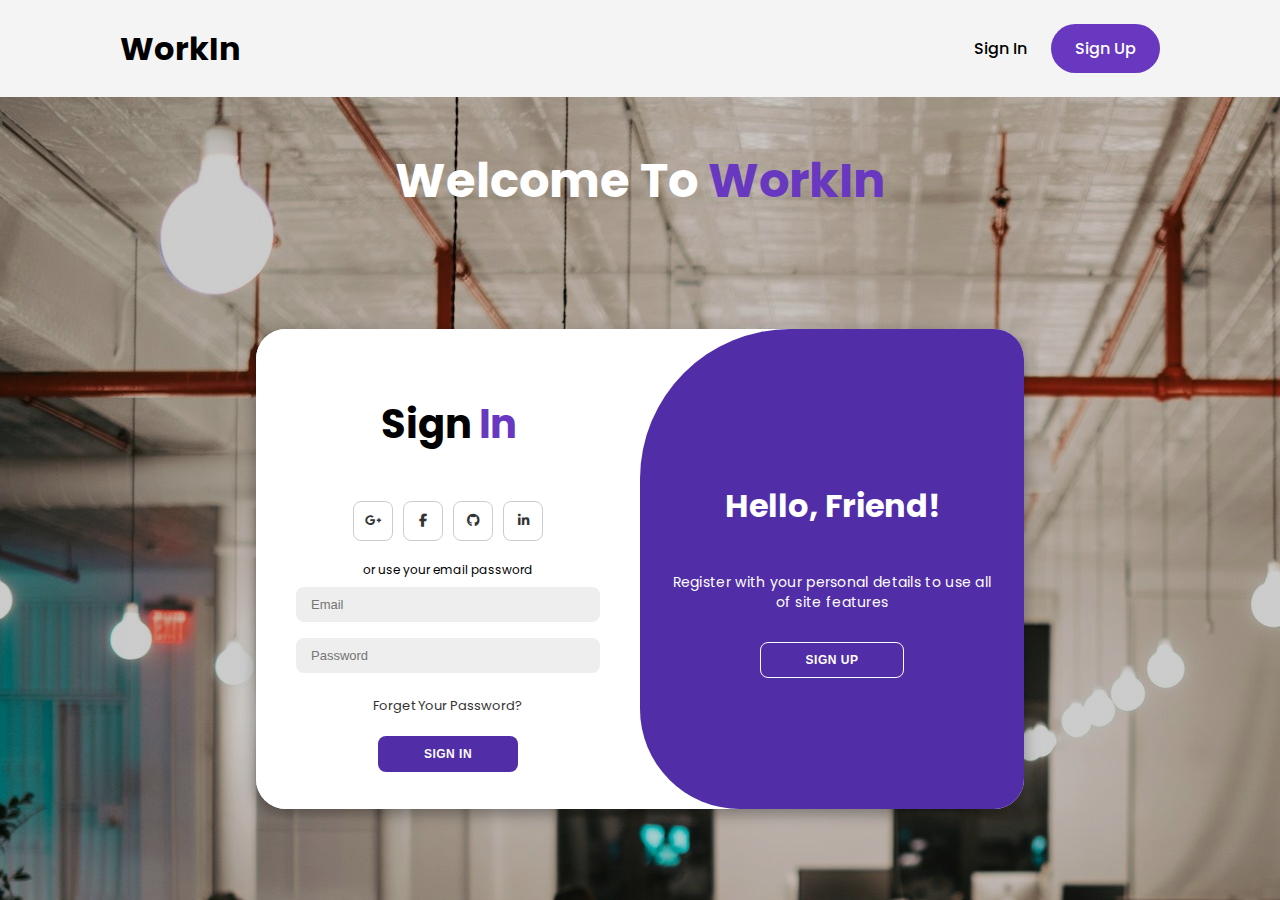
<file: login.html>
<!DOCTYPE html>
<html lang="en">
<head>
    <meta charset="UTF-8">
    <meta name="viewport" content="width=device-width, initial-scale=1.0">
    <title>Login Page | WorkIn</title>
    <link rel="stylesheet" href="styleR.css">
    <link href="https://fonts.googleapis.com/css2?family=Poppins:ital,wght@0,300;0,400;0,700;0,900;1,300&display=swap" rel="stylesheet">
    <link href='https://unpkg.com/boxicons@2.1.4/css/boxicons.min.css' rel='stylesheet'>
    <link rel="stylesheet" href="https://cdnjs.cloudflare.com/ajax/libs/font-awesome/6.4.2/css/all.min.css">
    <link rel="icon" type="image/png" sizes="32x32" href="favicon.ico">
</head>
<body>

    <header>
        <nav class="nav-container">
            <div class="logo">
                <a href="index.html"><span>WorkIn</span></a>
            </div>

            <div class="cta--header">
                <a href="login.html" class="signIn-btn"> Sign In
                    <!-- <p class="sign-in">Sign In</p> -->
                </a>
                <a href="login.html" class="signUp-btn"> Sign Up
                    <!-- <p class="sign-up">Sign Up</p>  -->
                </a>
            </div>

        </nav>
    </header>
    <main>
        <div class="hero">
            <h1>Welcome To <span>WorkIn</span></h1>
        </div>
        <div class="container" id="container">
            <div class="form-container sign-up">
                <form id="signUpForm">
                    <h1 class="form-tittle">Sign <span>Up</span></h1>
                    <div class="social-icons">
                        <a href="#" class="icon"><i class="fa-brands fa-google-plus-g"></i></a>
                        <a href="#" class="icon"><i class="fa-brands fa-facebook-f"></i></a>
                        <a href="#" class="icon"><i class="fa-brands fa-github"></i></a>
                        <a href="#" class="icon"><i class="fa-brands fa-linkedin-in"></i></a>
                    </div>
                    <span>or use your email for registeration</span>
                    <input type="text" id="signUpName" placeholder="Name">
                    <input type="email" id="signUpEmail" placeholder="Email">
                    <input type="password" id="signUpPassword" placeholder="Password">
                    <button>Sign Up</button>
                </form>
            </div>
            <div class="form-container sign-in">
                <form id="signInForm">
                    <h1 class="form-tittle">Sign <span>In</span></h1>
                    <div class="social-icons">
                        <a href="#" class="icon"><i class="fa-brands fa-google-plus-g"></i></a>
                        <a href="#" class="icon"><i class="fa-brands fa-facebook-f"></i></a>
                        <a href="#" class="icon"><i class="fa-brands fa-github"></i></a>
                        <a href="#" class="icon"><i class="fa-brands fa-linkedin-in"></i></a>
                    </div>
                    <span>or use your email password</span>
                    <input type="email" id="signInEmail" placeholder="Email">
                    <input type="password" id="signInPassword" placeholder="Password">
                    <a href="#">Forget Your Password?</a>
                    <button>Sign In</button>
                </form>
            </div>
            <div class="toggle-container">
                <div class="toggle">
                    <div class="toggle-panel toggle-left">
                        <h1>Welcome Back!</h1>
                        <p>Enter your personal details to use all of site features</p>
                        <button class="hidden" id="login">Sign In</button>
                    </div>
                    <div class="toggle-panel toggle-right">
                        <h1>Hello, Friend!</h1>
                        <p>Register with your personal details to use all of site features</p>
                        <button class="hidden" id="register">Sign Up</button>
                    </div>
                </div>
            </div>
        </div>
    </main>

<script src="script.js"></script>
</body>
</html>
</file>
<file: styleR.css>
@font-face {
    font-family: "poppins", sans-serif;
    src: url(https://fonts.googleapis.com/css2?family=Poppins:ital,wght@0,300;0,400;0,700;0,900;1,300&display=swap);
}



:root {

    /* Colors */
    --primary-color: #6938C0;
    --purple--secondary-color: #ECE4FA;
    --red--secondary-color: #FF2C2C;
    --green--secondary-color: #3AC2BA;
    --yellow--secondary-color: #FABE1C;
    --blue--secondary-color: #055DFA;
    --black-color: black;
    --white-color: white;

    /* Font and Typography */
    --font-poppins: "Poppins", sans-serif;

    /* Font size */
    --xxl-font-size: 48px;
    --xl-font-size: 32px;
    --l-font-size: 24px;
    --m-font-size: 20px;
    --s-font-size: 16px;
    --xs-font-size: 14px;
    
    /* Font weight */
    --font-regular: 400;
    --font-medium: 500;
    --font-semibold: 600;
    --font-bold: 700;
}

*{
    box-sizing: border-box;
}

body {
    font-family: var(--font-poppins), sans-serif;
    background-color: #f4f4f4;
    display: flex;
    height: 100vh;
    margin: 0;
    flex-direction: column;
    overflow: hidden;
}

header {
    width: 100%;
    padding: 24px 120px;
    box-shadow: 0px 4px 4px rgba(0, 0, 0, 0.25);
}

.nav-container {
    display: flex;
    justify-content: space-between;
    align-items: center;
}

.logo {
    font-size: var(--xl-font-size);
    font-weight: var(--font-bold);
}

.cta--header{
    display: flex;
    justify-content: space-between;
    align-items: center;
}

.signIn-btn, .signUp-btn {
    padding: 12px 24px;
    font-weight: var(--font-medium);
}

.signUp-btn {
    background-color: var(--primary-color);
    color: var(--white-color);
    border-radius: 50px;
}

a{
    text-decoration: none;
    color: black;
}

main{
    background-color: #c9d6ff;
    background-image: linear-gradient(rgba(0, 0, 0, 0.2), rgba(0, 0, 0, 0.2)), url("background.jpg");
    display: flex;
    align-items: center;
    gap: 5rem;
    flex-direction: column;
    height: 100vh;
}

.hero{
    margin-top: 1rem;
}

.hero h1{
    color: white;
    font-size: var(--xxl-font-size);
}

.hero h1 span{
    color: var(--primary-color);
}


.container{
    background-color: #fff;
    border-radius: 30px;
    box-shadow: 0 5px 15px rgba(0, 0, 0, 0.35);
    position: relative;
    overflow: hidden;
    width: 768px;
    max-width: 100%;
    min-height: 480px;
}

.container p{
    font-size: 14px;
    line-height: 20px;
    letter-spacing: 0.3px;
    margin: 20px 0;
}

.container span{
    font-size: 12px;
}

.container a{
    color: #333;
    font-size: 13px;
    text-decoration: none;
    margin: 15px 0 10px;
}

.container button{
    background-color: #512da8;
    color: #fff;
    font-size: 12px;
    padding: 10px 45px;
    border: 1px solid transparent;
    border-radius: 8px;
    font-weight: 600;
    letter-spacing: 0.5px;
    text-transform: uppercase;
    margin-top: 10px;
    cursor: pointer;
}

.container button.hidden{
    background-color: transparent;
    border-color: #fff;
}

.container form{
    background-color: #fff;
    display: flex;
    align-items: center;
    justify-content: center;
    flex-direction: column;
    padding: 0 40px;
    height: 100%;
}

.container input{
    background-color: #eee;
    border: none;
    margin: 8px 0;
    padding: 10px 15px;
    font-size: 13px;
    border-radius: 8px;
    width: 100%;
    outline: none;
}

.form-container{
    position: absolute;
    top: 0;
    height: 100%;
    transition: all 0.6s ease-in-out;
}

.form-tittle {
    font-size: 40px;
}

.form-tittle span {
    font-size: 40px;
    color: var(--primary-color);
}

.sign-in{
    left: 0;
    width: 50%;
    z-index: 2;
}

.container.active .sign-in{
    transform: translateX(100%);
}

.sign-up{
    left: 0;
    width: 50%;
    opacity: 0;
    z-index: 1;
}

.container.active .sign-up{
    transform: translateX(100%);
    opacity: 1;
    z-index: 5;
    animation: move 0.6s;
}

@keyframes move{
    0%, 49.99%{
        opacity: 0;
        z-index: 1;
    }
    50%, 100%{
        opacity: 1;
        z-index: 5;
    }
}

.social-icons{
    margin: 20px 0;
}

.social-icons a{
    border: 1px solid #ccc;
    border-radius: 20%;
    display: inline-flex;
    justify-content: center;
    align-items: center;
    margin: 0 3px;
    width: 40px;
    height: 40px;
}

.toggle-container{
    position: absolute;
    top: 0;
    left: 50%;
    width: 50%;
    height: 100%;
    overflow: hidden;
    transition: all 0.6s ease-in-out;
    border-radius: 150px 0 0 100px;
    z-index: 1000;
}

.container.active .toggle-container{
    transform: translateX(-100%);
    border-radius: 0 150px 100px 0;
}

.toggle{
    background-color: #512da8;
    height: 100%;
    background: linear-gradient(to right, --purple--secondary-color, --primary-color);
    color: #fff;
    position: relative;
    left: -100%;
    height: 100%;
    width: 200%;
    transform: translateX(0);
    transition: all 0.6s ease-in-out;
}

.container.active .toggle{
    transform: translateX(50%);
}

.toggle-panel{
    position: absolute;
    width: 50%;
    height: 100%;
    display: flex;
    align-items: center;
    justify-content: center;
    flex-direction: column;
    padding: 0 30px;
    text-align: center;
    top: 0;
    transform: translateX(0);
    transition: all 0.6s ease-in-out;
}

.toggle-left{
    transform: translateX(-200%);
}

.container.active .toggle-left{
    transform: translateX(0);
}

.toggle-right{
    right: 0;
    transform: translateX(0);
}

.container.active .toggle-right{
    transform: translateX(200%);
}
</file>
